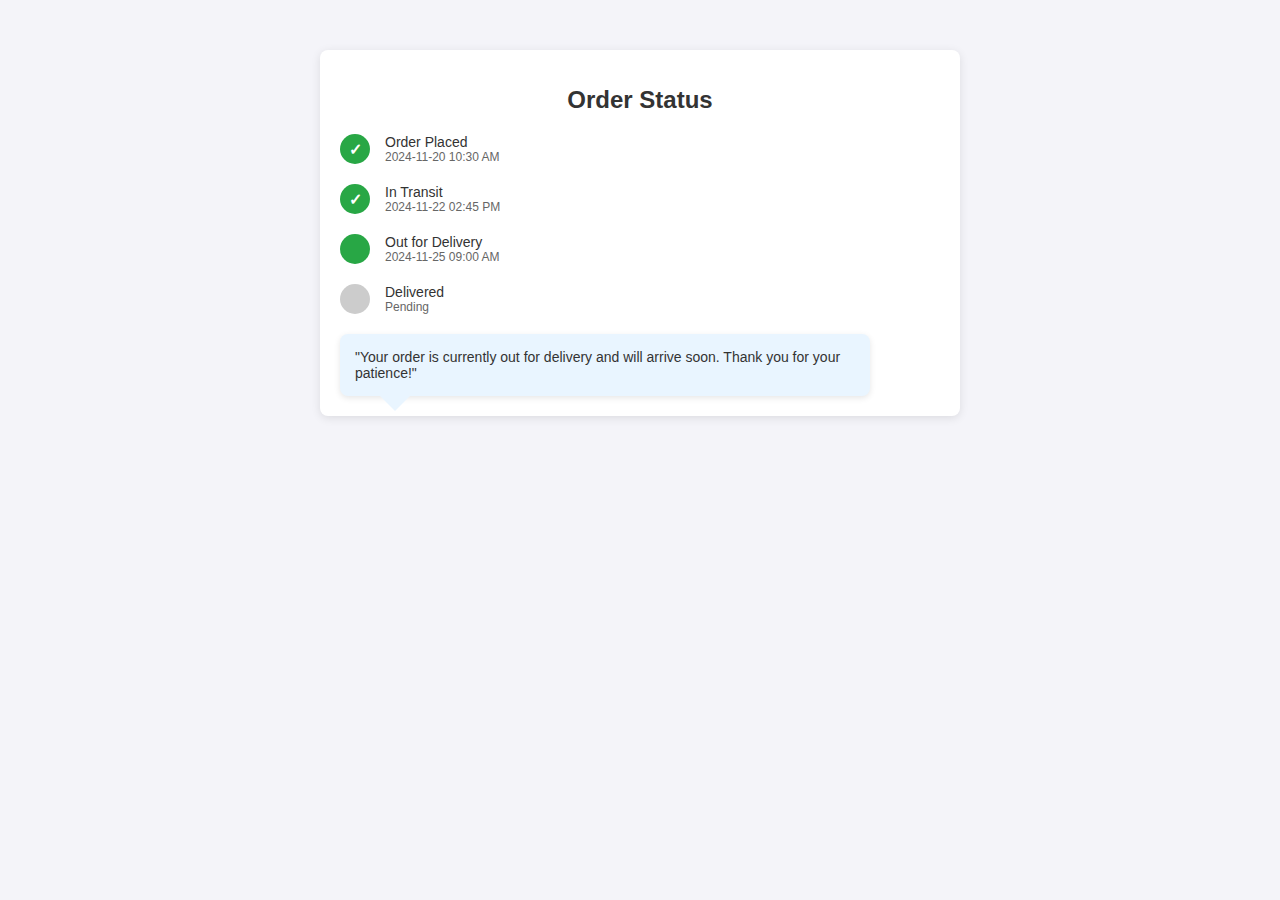
<file: templates/account/delete.html>
<!DOCTYPE html>
<html lang="en">
<head>
    <meta charset="UTF-8">
    <meta name="viewport" content="width=device-width, initial-scale=1.0">
    <title>Order Status with Comment</title>
    <style>
        body {
            font-family: Arial, sans-serif;
            margin: 0;
            padding: 0;
            background-color: #f4f4f9;
        }
        .tracking-container {
            max-width: 600px;
            margin: 50px auto;
            background: #fff;
            padding: 20px;
            border-radius: 8px;
            box-shadow: 0 2px 10px rgba(0, 0, 0, 0.1);
            position: relative;
        }
        .tracking-header {
            text-align: center;
            margin-bottom: 20px;
        }
        .tracking-header h1 {
            font-size: 24px;
            color: #333;
        }
        .steps {
            display: flex;
            flex-direction: column;
            gap: 20px;
        }
        .step {
            display: flex;
            align-items: center;
        }
        .step .circle {
            width: 30px;
            height: 30px;
            border-radius: 50%;
            background: #ccc;
            display: flex;
            justify-content: center;
            align-items: center;
            margin-right: 15px;
            color: #fff;
            font-weight: bold;
        }
        .step.active .circle {
            background: #28a745;
        }
        .step.complete .circle {
            background: #28a745;
        }
        .step.complete .circle::after {
            content: '\2713'; /* Checkmark symbol */
            font-size: 16px;
        }
        .step .content {
            display: flex;
            flex-direction: column;
        }
        .step .label {
            font-size: 14px;
            color: #333;
        }
        .step .date-time {
            font-size: 12px;
            color: #666;
        }
        .comment-card {
            position: relative;
            background: #e9f5ff;
            padding: 15px;
            border-radius: 8px;
            box-shadow: 0 2px 6px rgba(0, 0, 0, 0.1);
            margin-top: 20px;
            max-width: 500px;
        }
        .comment-card::before {
            content: "";
            position: absolute;
            bottom: -15px;
            left: 40px;
            width: 0;
            height: 0;
            border-style: solid;
            border-width: 15px 15px 0 15px;
            border-color: #e9f5ff transparent transparent transparent;
        }
        .comment-card p {
            margin: 0;
            color: #333;
            font-size: 14px;
        }
    </style>
</head>
<body>
    <div class="tracking-container">
        <div class="tracking-header">
            <h1>Order Status</h1>
        </div>
        <div class="steps">
            <div class="step complete">
                <div class="circle"></div>
                <div class="content">
                    <div class="label">Order Placed</div>
                    <div class="date-time">2024-11-20 10:30 AM</div>
                </div>
            </div>
            <div class="step complete">
                <div class="circle"></div>
                <div class="content">
                    <div class="label">In Transit</div>
                    <div class="date-time">2024-11-22 02:45 PM</div>
                </div>
            </div>
            <div class="step active">
                <div class="circle"></div>
                <div class="content">
                    <div class="label">Out for Delivery</div>
                    <div class="date-time">2024-11-25 09:00 AM</div>
                </div>
            </div>
            <div class="step">
                <div class="circle"></div>
                <div class="content">
                    <div class="label">Delivered</div>
                    <div class="date-time">Pending</div>
                </div>
            </div>
        </div>
        <div class="comment-card">
            <p>"Your order is currently out for delivery and will arrive soon. Thank you for your patience!"</p>
        </div>
    </div>
</body>
</html>
</file>
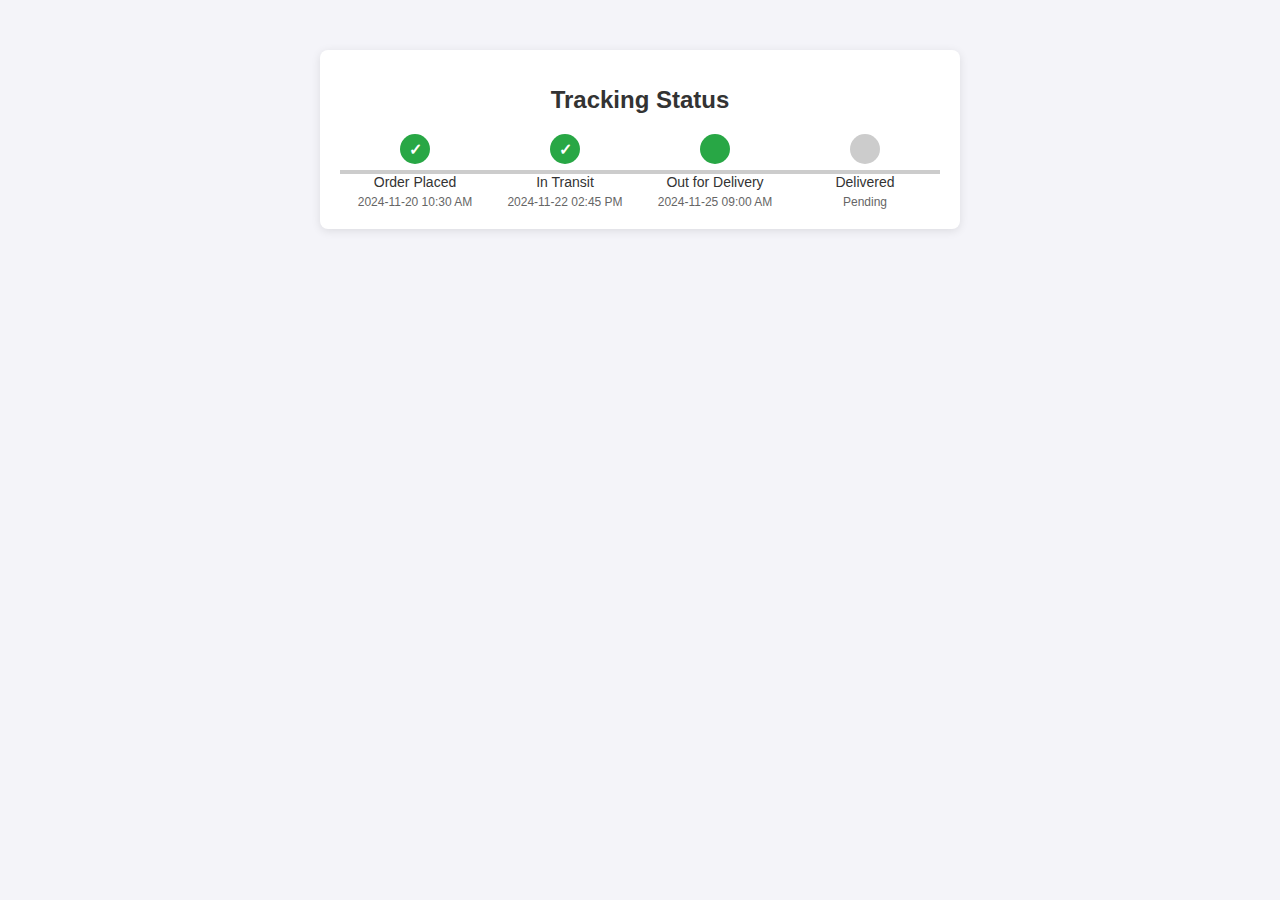
<file: templates/account/westy.html>
<!DOCTYPE html>
<html lang="en">
<head>
    <meta charset="UTF-8">
    <meta name="viewport" content="width=device-width, initial-scale=1.0">
    <title>Tracking Status</title>
    <style>
        body {
            font-family: Arial, sans-serif;
            margin: 0;
            padding: 0;
            background-color: #f4f4f9;
        }
        .tracking-container {
            max-width: 600px;
            margin: 50px auto;
            background: #fff;
            padding: 20px;
            border-radius: 8px;
            box-shadow: 0 2px 10px rgba(0, 0, 0, 0.1);
        }
        .tracking-header {
            text-align: center;
            margin-bottom: 20px;
        }
        .tracking-header h1 {
            font-size: 24px;
            color: #333;
        }
        .steps {
            display: flex;
            justify-content: space-between;
            align-items: center;
            position: relative;
        }
        .steps::before {
            content: "";
            position: absolute;
            top: 50%;
            left: 0;
            right: 0;
            height: 4px;
            background: #ccc;
            transform: translateY(-50%);
            z-index: 1;
        }
        .step {
            position: relative;
            z-index: 2;
            text-align: center;
            flex: 1;
        }
        .step .circle {
            width: 30px;
            height: 30px;
            border-radius: 50%;
            background: #ccc;
            display: flex;
            justify-content: center;
            align-items: center;
            margin: 0 auto;
            color: #fff;
            font-weight: bold;
        }
        .step.active .circle {
            background: #28a745;
        }
        .step.complete .circle {
            background: #28a745;
        }
        .step.complete .circle::after {
            content: '\2713'; /* Checkmark symbol */
            font-size: 16px;
        }
        .step .label {
            margin-top: 10px;
            font-size: 14px;
            color: #333;
        }
        .step .date-time {
            margin-top: 5px;
            font-size: 12px;
            color: #666;
        }
    </style>
</head>
<body>
    <div class="tracking-container">
        <div class="tracking-header">
            <h1>Tracking Status</h1>
        </div>
        <div class="steps">
            <div class="step complete">
                <div class="circle"></div>
                <div class="label">Order Placed</div>
                <div class="date-time">2024-11-20 10:30 AM</div>
            </div>
            <div class="step complete">
                <div class="circle"></div>
                <div class="label">In Transit</div>
                <div class="date-time">2024-11-22 02:45 PM</div>
            </div>
            <div class="step active">
                <div class="circle"></div>
                <div class="label">Out for Delivery</div>
                <div class="date-time">2024-11-25 09:00 AM</div>
            </div>
            <div class="step">
                <div class="circle"></div>
                <div class="label">Delivered</div>
                <div class="date-time">Pending</div>
            </div>
        </div>
    </div>
</body>
</html>
</file>
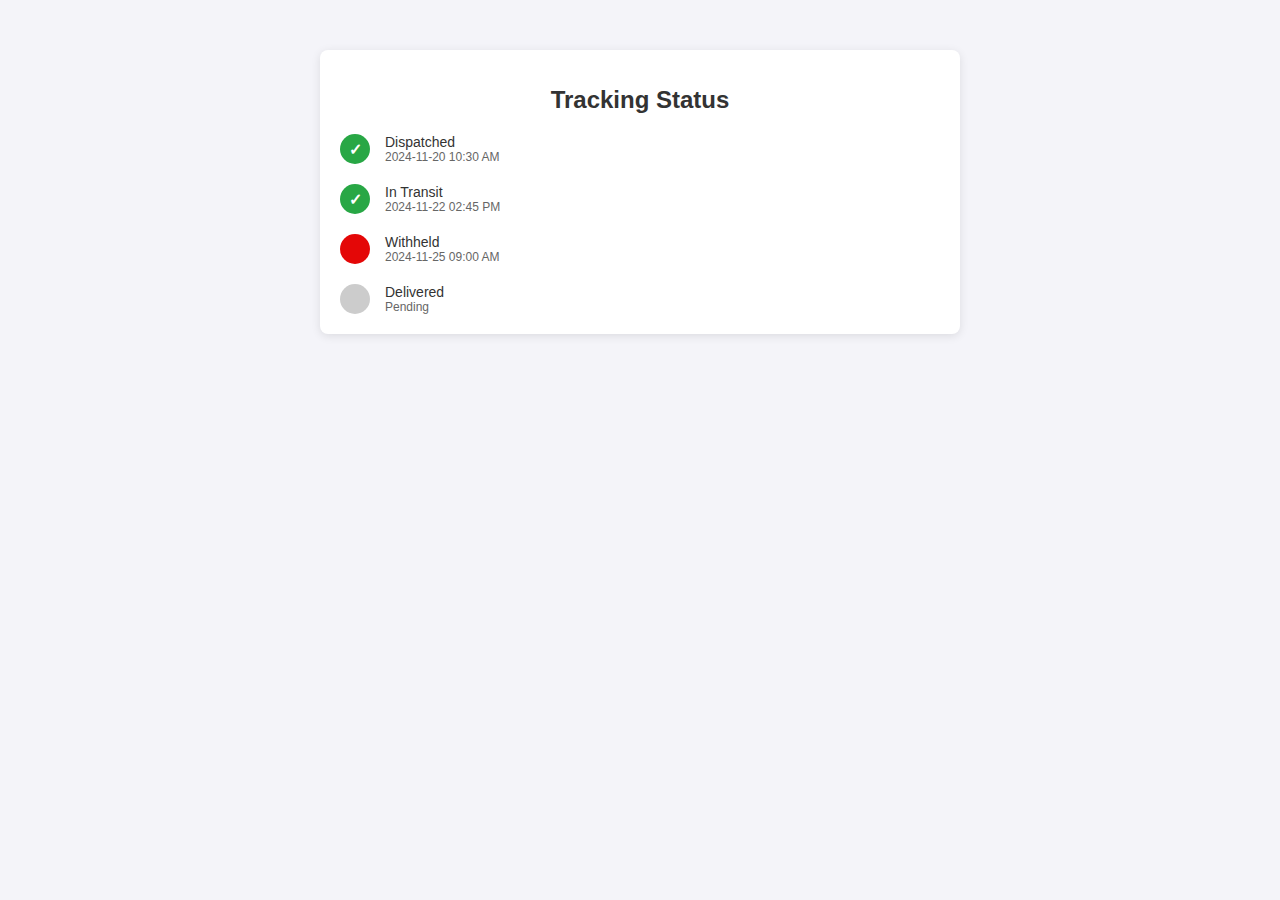
<file: templates/account/westyhorizn.html>
<!DOCTYPE html>
<html lang="en">
<head>
    <meta charset="UTF-8">
    <meta name="viewport" content="width=device-width, initial-scale=1.0">
    <title>Tracking Status</title>
    <style>
        body {
            font-family: Arial, sans-serif;
            margin: 0;
            padding: 0;
            background-color: #f4f4f9;
        }
        .tracking-container {
            max-width: 600px;
            margin: 50px auto;
            background: #fff;
            padding: 20px;
            border-radius: 8px;
            box-shadow: 0 2px 10px rgba(0, 0, 0, 0.1);
        }
        .tracking-header {
            text-align: center;
            margin-bottom: 20px;
        }
        .tracking-header h1 {
            font-size: 24px;
            color: #333;
        }
        .steps {
            display: flex;
            flex-direction: column;
            gap: 20px;
        }
        .step {
            display: flex;
            align-items: center;
        }
        .step .circle {
            width: 30px;
            height: 30px;
            border-radius: 50%;
            background: #ccc;
            display: flex;
            justify-content: center;
            align-items: center;
            margin-right: 15px;
            color: #fff;
            font-weight: bold;
        }
        .step.active .circle {
            background: #28a745;
        }
        .step.complete .circle {
            background: #28a745;
        }
        .step.blocked .circle {
            background: #e40707;
        }
        .step.complete .circle::after {
            content: '\2713'; /* Checkmark symbol */
            font-size: 16px;
        }
        .step .content {
            display: flex;
            flex-direction: column;
        }
        .step .label {
            font-size: 14px;
            color: #333;
        }
        .step .date-time {
            font-size: 12px;
            color: #666;
        }
    </style>
</head>
<body>
    <div class="tracking-container">
        <div class="tracking-header">
            <h1>Tracking Status</h1>
        </div>
        <div class="steps">
            <div class="step complete">
                <div class="circle"></div>
                <div class="content">
                    <div class="label">Dispatched</div>
                    <div class="date-time">2024-11-20 10:30 AM</div>
                </div>
            </div>
            <div class="step complete">
                <div class="circle"></div>
                <div class="content">
                    <div class="label">In Transit</div>
                    <div class="date-time">2024-11-22 02:45 PM</div>
                </div>
            </div>
            <!-- <div class="step active">
                <div class="circle"></div>
                <div class="content">
                    <div class="label">Withheld</div>
                    <div class="date-time">2024-11-25 09:00 AM</div>
                </div>
            </div> -->
            <div class="step blocked">
                <div class="circle"></div>
                <div class="content">
                    <div class="label">Withheld</div>
                    <div class="date-time">2024-11-25 09:00 AM</div>
                </div>
            </div>
            <div class="step">
                <div class="circle"></div>
                <div class="content">
                    <div class="label">Delivered</div>
                    <div class="date-time">Pending</div>
                </div>
            </div>
        </div>
    </div>
</body>
</html>
</file>
